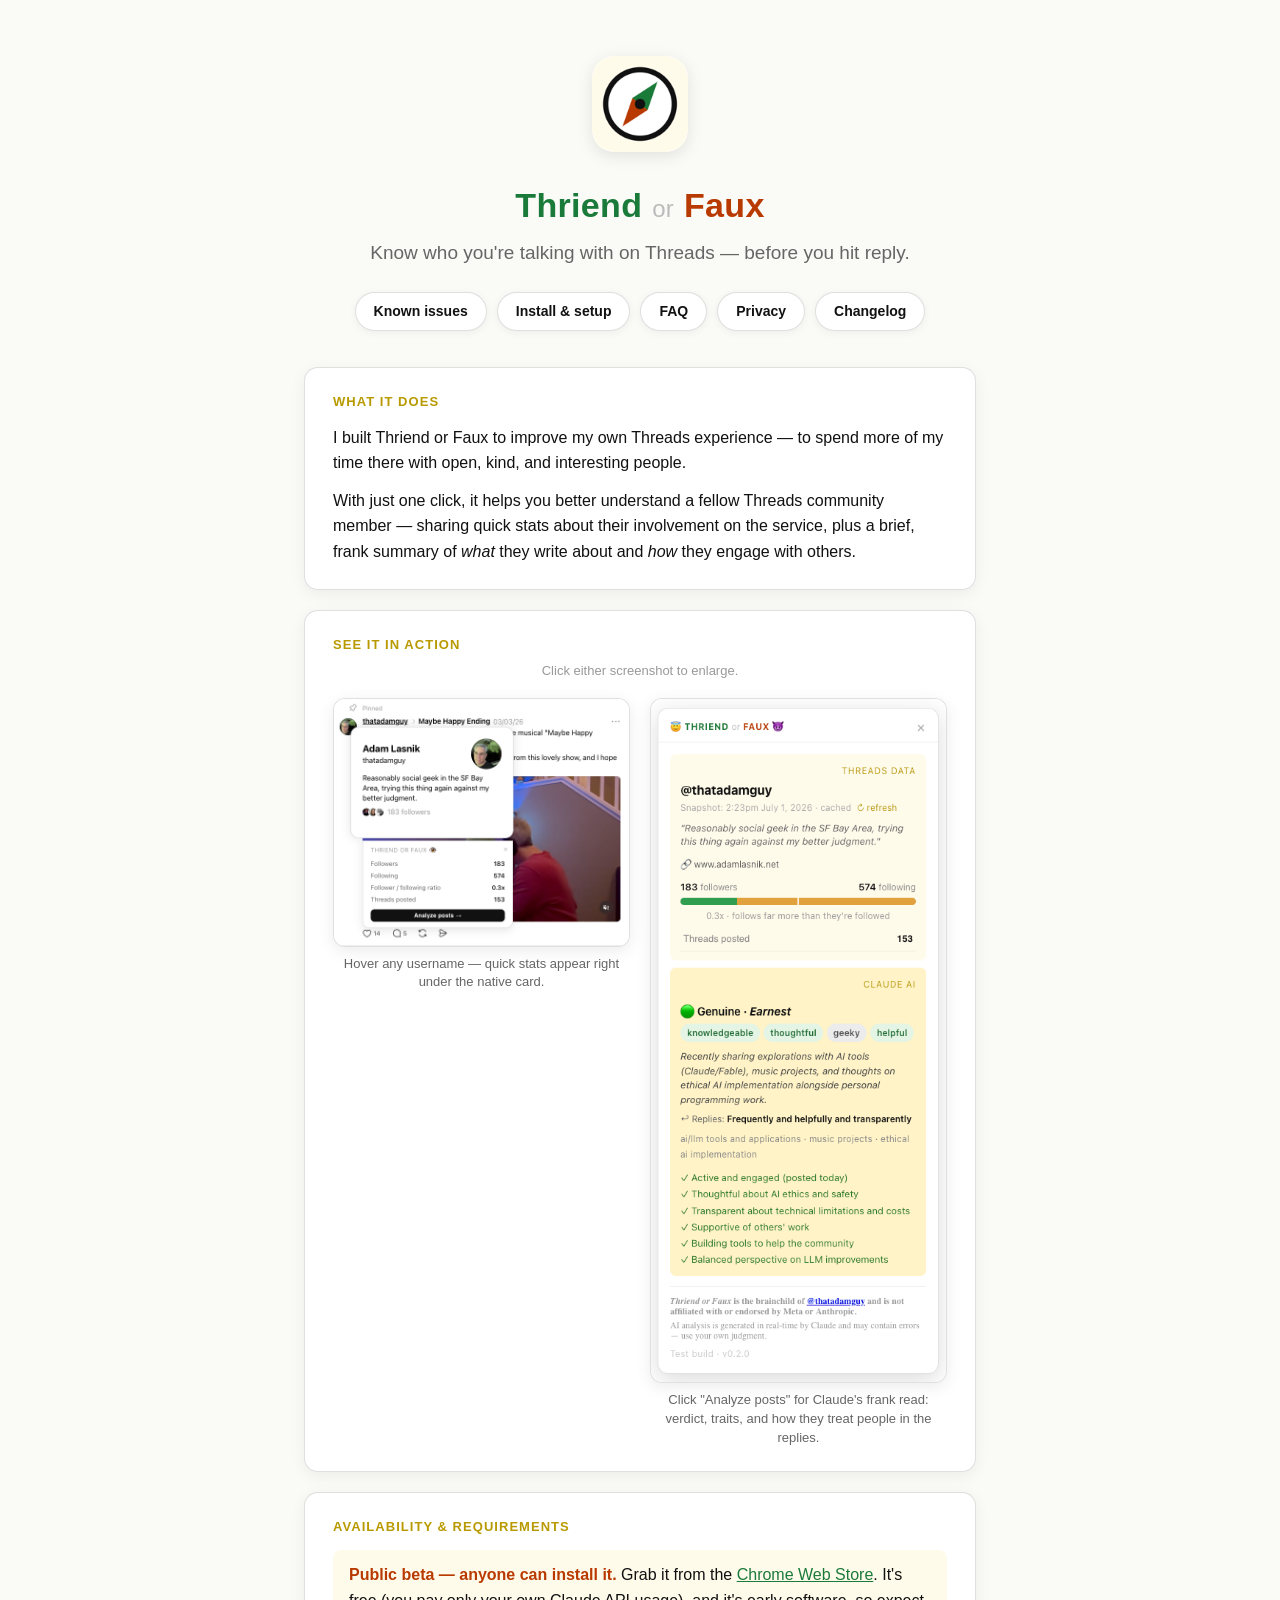
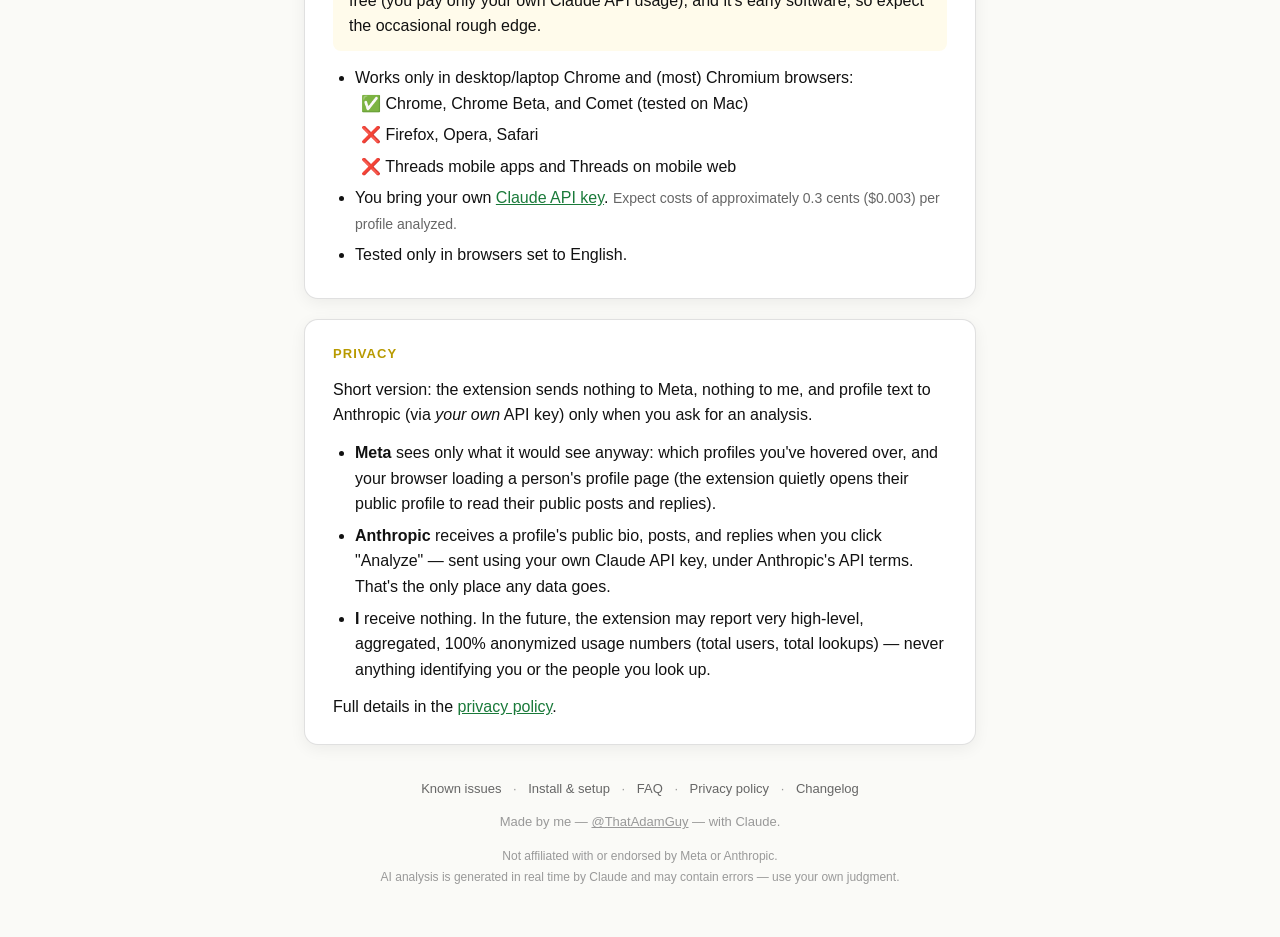
<file: docs/index.html>
<!DOCTYPE html>
<html lang="en">
<head>
<meta charset="utf-8">
<meta name="viewport" content="width=device-width, initial-scale=1">
<title>Thriend or Faux — know who you&#8217;re talking with on Threads</title>
<meta name="description" content="A Chrome extension for Threads that shows quick stats and a frank AI summary of any profile you hover — so you can engage with the people worth engaging with.">
<link rel="icon" href="icon128.png?v=2">
<link rel="stylesheet" href="site.css">
</head>
<body>
<div class="wrap">

  <header class="hero">
    <img class="logo" src="icon128.png" alt="Thriend or Faux logo">
    <h1><span class="thriend">Thriend</span> <span class="or">or</span> <span class="faux">Faux</span></h1>
    <p class="tagline">Know who you're talking with on Threads — before you hit reply.</p>
    <nav class="site-nav">
      <a href="known-issues.html">Known issues</a>
      <a href="how-to-test.html">Install &amp; setup</a>
      <a href="faq.html">FAQ</a>
      <a href="privacy.html">Privacy</a>
      <a href="changelog.html">Changelog</a>
    </nav>
  </header>

  <section>
    <h2>What it does</h2>
    <p>I built Thriend or Faux to improve my own Threads experience — to spend more of my time there with open, kind, and interesting people.</p>
    <p>With just one click, it helps you better understand a fellow Threads community member — sharing quick stats about their involvement on the service, plus a brief, frank summary of <em>what</em> they write about and <em>how</em> they engage with others.</p>
  </section>

  <section>
    <h2>See it in action</h2>
    <p class="shots-hint">Click either screenshot to enlarge.</p>
    <div class="shots">
      <figure>
        <button type="button" class="tof-zoom-trigger" aria-label="Enlarge screenshot: hover panel">
          <img src="img/hover-panel.png" alt="Hovering a username on Threads: the native hover card appears with the Thriend or Faux stats panel attached below it, showing follower counts, ratio, and an Analyze posts button.">
          <span class="tof-zoom-hint">🔍</span>
        </button>
        <figcaption>Hover any username — quick stats appear right under the native card.</figcaption>
      </figure>
      <figure>
        <button type="button" class="tof-zoom-trigger" aria-label="Enlarge screenshot: side panel analysis">
          <img src="img/side-panel.png" alt="The Thriend or Faux side panel showing Threads stats for a profile plus a Claude AI assessment: a Genuine · Earnest verdict, trait chips, a summary of topics, and a list of positives.">
          <span class="tof-zoom-hint">🔍</span>
        </button>
        <figcaption>Click "Analyze posts" for Claude's frank read: verdict, traits, and how they treat people in the replies.</figcaption>
      </figure>
    </div>
  </section>

  <section>
    <h2>Availability &amp; requirements</h2>
    <div class="beta-note">
      <strong>Public beta — anyone can install it.</strong>
      Grab it from the <a href="https://chromewebstore.google.com/detail/piobcmaphjfgmgpdidagoomnacpjoemj">Chrome Web Store</a>. It's free (you pay only your own Claude API usage), and it's early software, so expect the occasional rough edge.
    </div>
    <ul>
      <li>Works only in desktop/laptop Chrome and (most) Chromium browsers:
        <ul class="browser-list">
          <li>✅ Chrome, Chrome Beta, and Comet (tested on Mac)</li>
          <li>❌ Firefox, Opera, Safari</li>
          <li>❌ Threads mobile apps and Threads on mobile web</li>
        </ul>
      </li>
      <li>You bring your own <a href="https://platform.claude.com/">Claude API key</a>. <span class="cost">Expect costs of approximately 0.3&nbsp;cents ($0.003) per profile analyzed.</span></li>
      <li>Tested only in browsers set to English.</li>
    </ul>
  </section>

  <section>
    <h2>Privacy</h2>
    <p>Short version: the extension sends nothing to Meta, nothing to me, and profile text to Anthropic (via <em>your own</em> API key) only when you ask for an analysis.</p>
    <ul>
      <li><strong>Meta</strong> sees only what it would see anyway: which profiles you've hovered over, and your browser loading a person's profile page (the extension quietly opens their public profile to read their public posts and replies).</li>
      <li><strong>Anthropic</strong> receives a profile's public bio, posts, and replies when you click "Analyze" — sent using your own Claude API key, under Anthropic's API terms. That's the only place any data goes.</li>
      <li><strong>I</strong> receive nothing. In the future, the extension may report very high-level, aggregated, 100% anonymized usage numbers (total users, total lookups) — never anything identifying you or the people you look up.</li>
    </ul>
    <p>Full details in the <a href="privacy.html">privacy policy</a>.</p>
  </section>

  <footer>
    <nav>
      <a href="known-issues.html">Known issues</a> ·
      <a href="how-to-test.html">Install &amp; setup</a> ·
      <a href="faq.html">FAQ</a> ·
      <a href="privacy.html">Privacy policy</a> ·
      <a href="changelog.html">Changelog</a>
    </nav>
    <p>Made by me — <a href="https://www.threads.com/@thatadamguy">@ThatAdamGuy</a> — with Claude.</p>
    <p class="disclaimer">Not affiliated with or endorsed by Meta or Anthropic.<br>
    AI analysis is generated in real time by Claude and may contain errors — use your own judgment.</p>
  </footer>

</div>
<script src="site.js" defer></script>
</body>
</html>
</file>
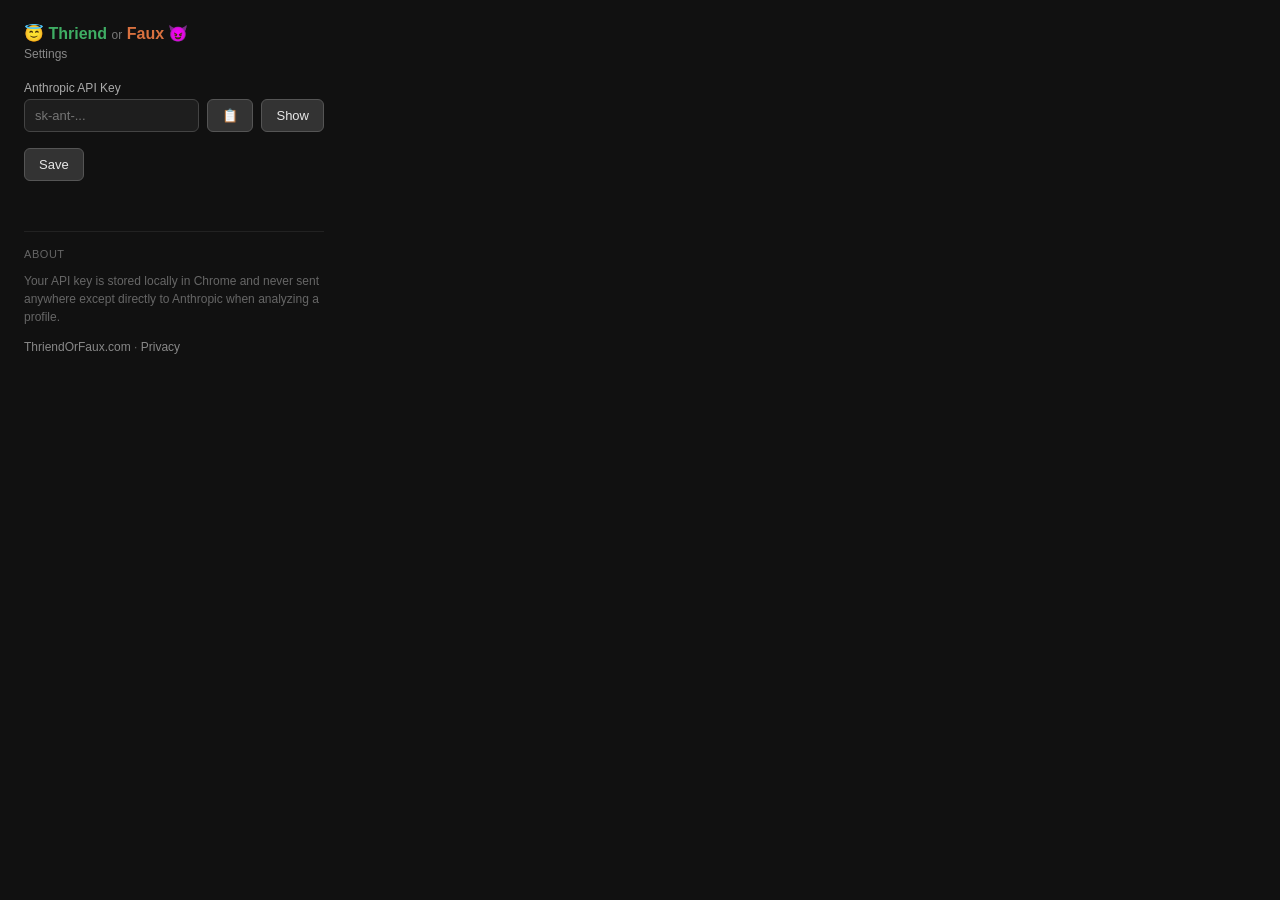
<file: settings.html>
<!DOCTYPE html>
<html lang="en">
<head>
  <meta charset="UTF-8" />
  <title>Thriend Or Faux — Settings</title>
  <style>
    body {
      width: 300px;
      padding: 16px;
      font-family: -apple-system, BlinkMacSystemFont, "Segoe UI", sans-serif;
      font-size: 14px;
      background: #111;
      color: #e8e8e8;
    }

    h1 {
      font-size: 16px;
      margin: 0 0 4px;
    }

    p.subtitle {
      color: #888;
      font-size: 12px;
      margin: 0 0 20px;
    }

    label {
      display: block;
      font-size: 12px;
      color: #aaa;
      margin-bottom: 4px;
    }

    input[type="password"],
    input[type="text"] {
      width: 100%;
      box-sizing: border-box;
      background: #1e1e1e;
      border: 1px solid #444;
      border-radius: 6px;
      color: #e8e8e8;
      padding: 8px 10px;
      font-size: 13px;
    }

    .row {
      display: flex;
      align-items: center;
      gap: 8px;
      margin-bottom: 16px;
    }

    .row input {
      flex: 1;
    }

    button {
      background: #333;
      border: 1px solid #555;
      border-radius: 6px;
      color: #e8e8e8;
      padding: 8px 14px;
      cursor: pointer;
      font-size: 13px;
      white-space: nowrap;
    }

    button:hover {
      background: #444;
    }

    #status {
      font-size: 12px;
      color: #6dbf6d;
      min-height: 18px;
    }

    .section-title {
      font-size: 11px;
      text-transform: uppercase;
      letter-spacing: 0.05em;
      color: #666;
      margin: 20px 0 8px;
      border-top: 1px solid #222;
      padding-top: 16px;
    }

    .tof-logo-thriend { color: #3fae64; }
    .tof-logo-or { text-transform: none; font-weight: 400; font-size: 12px; color: #777; letter-spacing: 0; }
    .tof-logo-faux { color: #d9713f; }

    .footer-link {
      color: #888;
      text-decoration: none;
    }
    .footer-link:hover { color: #bbb; text-decoration: underline; }
  </style>
</head>
<body>
  <h1>😇 <span class="tof-logo-thriend">Thriend</span> <span class="tof-logo-or">or</span> <span class="tof-logo-faux">Faux</span> 😈</h1>
  <p class="subtitle">Settings</p>

  <label for="api-key">Anthropic API Key</label>
  <div class="row">
    <input type="password" id="api-key" placeholder="sk-ant-..." />
    <button id="paste-btn" title="Paste from clipboard">📋</button>
    <button id="toggle-visibility">Show</button>
  </div>

  <button id="save-btn">Save</button>
  <p id="status"></p>

  <p class="section-title">About</p>
  <p style="color:#666; font-size:12px; line-height:1.5;">
    Your API key is stored locally in Chrome and never sent anywhere except directly to Anthropic when analyzing a profile.
  </p>
  <p style="color:#666; font-size:12px; line-height:1.5;">
    <a class="footer-link" href="https://thriendorfaux.com" target="_blank">ThriendOrFaux.com</a>
    ·
    <a class="footer-link" href="https://thriendorfaux.com/privacy.html" target="_blank">Privacy</a>
  </p>

  <script src="settings.js"></script>
</body>
</html>
</file>
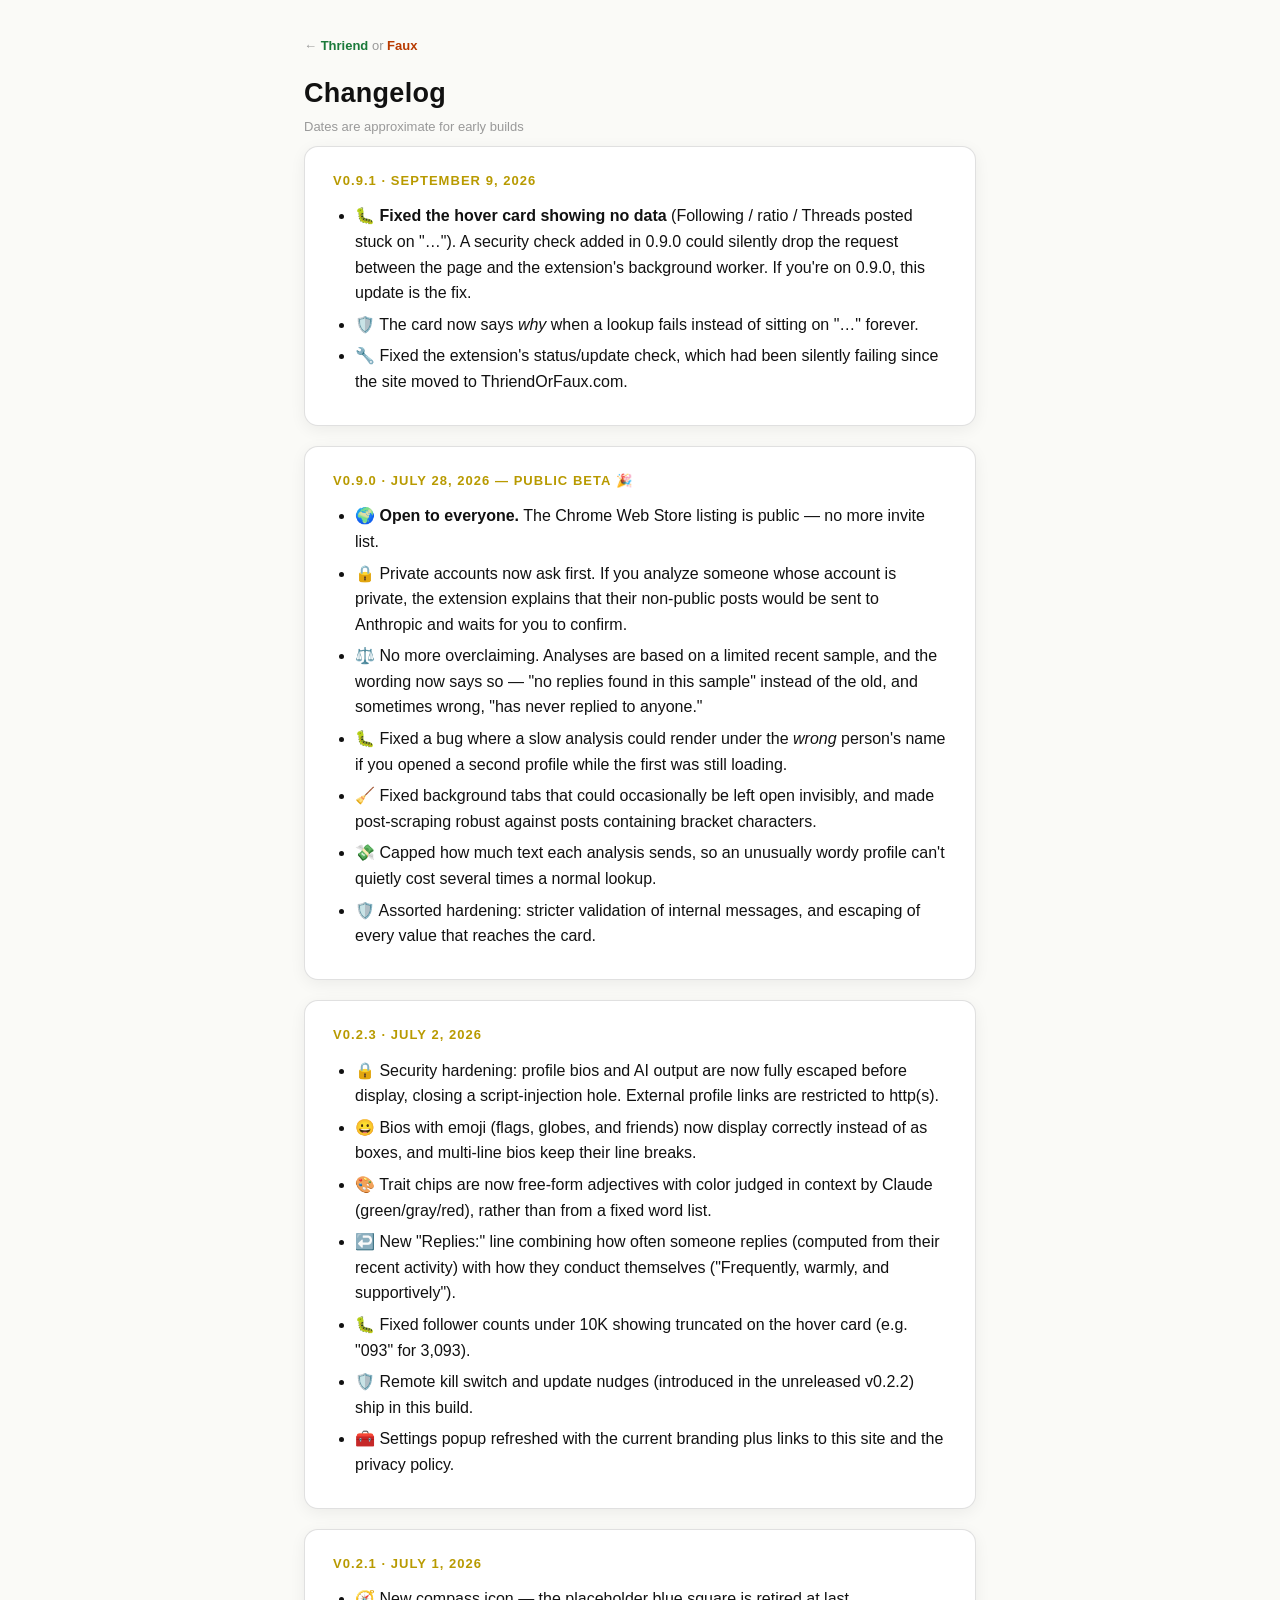
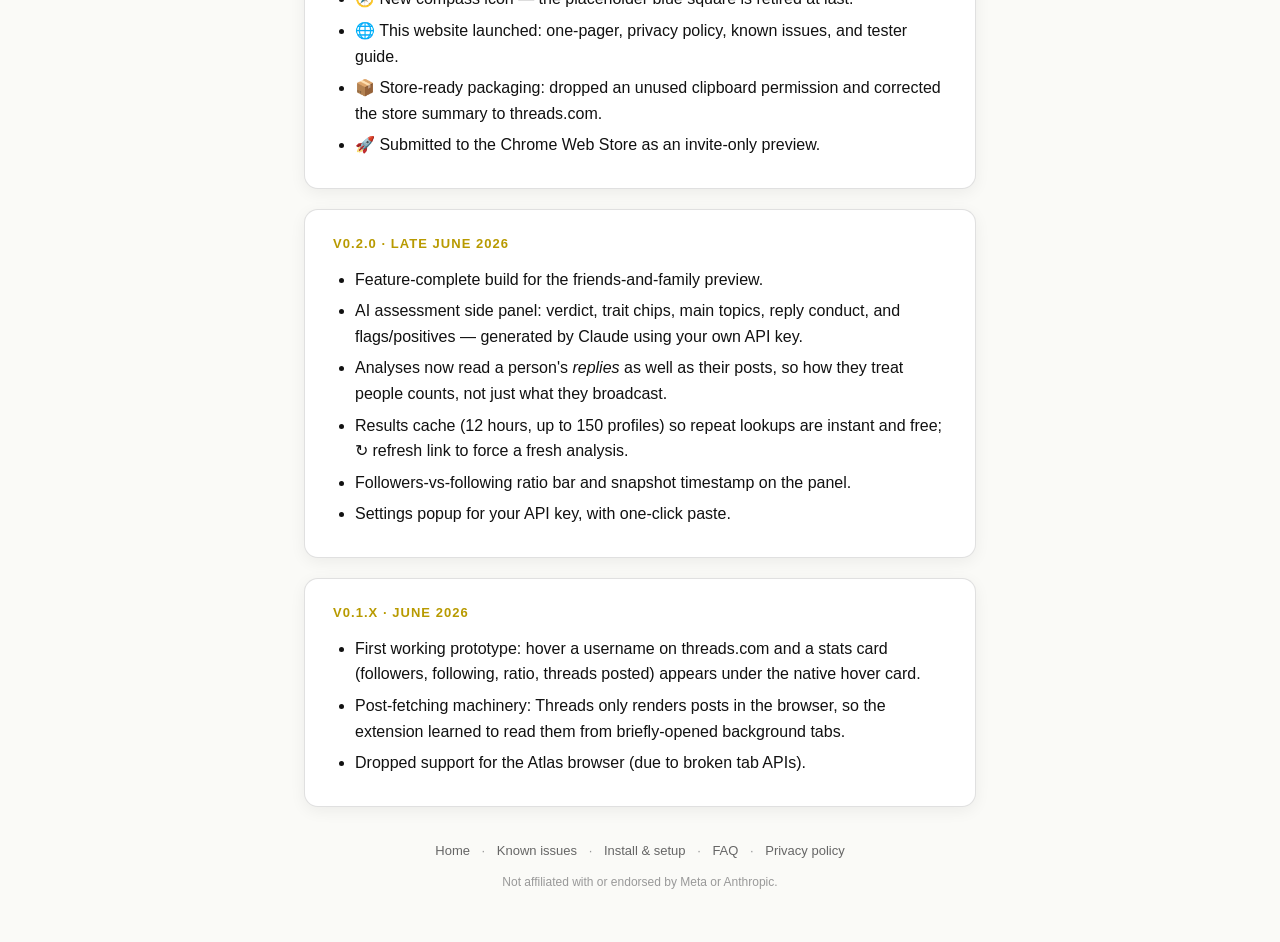
<file: docs/changelog.html>
<!DOCTYPE html>
<html lang="en">
<head>
<meta charset="utf-8">
<meta name="viewport" content="width=device-width, initial-scale=1">
<title>Changelog — Thriend or Faux</title>
<link rel="icon" href="icon128.png?v=2">
<link rel="stylesheet" href="site.css">
</head>
<body>
<div class="wrap">

  <header class="page">
    <a class="crumb" href="index.html">← <span class="thriend">Thriend</span> or <span class="faux">Faux</span></a>
    <h1>Changelog</h1>
    <p class="updated">Dates are approximate for early builds</p>
  </header>

  <section>
    <h2>v0.9.1 · September 9, 2026</h2>
    <ul>
      <li>🐛 <strong>Fixed the hover card showing no data</strong> (Following / ratio / Threads posted stuck on "…"). A security check added in 0.9.0 could silently drop the request between the page and the extension's background worker. If you're on 0.9.0, this update is the fix.</li>
      <li>🛡️ The card now says <em>why</em> when a lookup fails instead of sitting on "…" forever.</li>
      <li>🔧 Fixed the extension's status/update check, which had been silently failing since the site moved to ThriendOrFaux.com.</li>
    </ul>
  </section>

  <section>
    <h2>v0.9.0 · July 28, 2026 — public beta 🎉</h2>
    <ul>
      <li>🌍 <strong>Open to everyone.</strong> The Chrome Web Store listing is public — no more invite list.</li>
      <li>🔒 Private accounts now ask first. If you analyze someone whose account is private, the extension explains that their non-public posts would be sent to Anthropic and waits for you to confirm.</li>
      <li>⚖️ No more overclaiming. Analyses are based on a limited recent sample, and the wording now says so — "no replies found in this sample" instead of the old, and sometimes wrong, "has never replied to anyone."</li>
      <li>🐛 Fixed a bug where a slow analysis could render under the <em>wrong</em> person's name if you opened a second profile while the first was still loading.</li>
      <li>🧹 Fixed background tabs that could occasionally be left open invisibly, and made post-scraping robust against posts containing bracket characters.</li>
      <li>💸 Capped how much text each analysis sends, so an unusually wordy profile can't quietly cost several times a normal lookup.</li>
      <li>🛡️ Assorted hardening: stricter validation of internal messages, and escaping of every value that reaches the card.</li>
    </ul>
  </section>

  <section>
    <h2>v0.2.3 · July 2, 2026</h2>
    <ul>
      <li>🔒 Security hardening: profile bios and AI output are now fully escaped before display, closing a script-injection hole. External profile links are restricted to http(s).</li>
      <li>😀 Bios with emoji (flags, globes, and friends) now display correctly instead of as boxes, and multi-line bios keep their line breaks.</li>
      <li>🎨 Trait chips are now free-form adjectives with color judged in context by Claude (green/gray/red), rather than from a fixed word list.</li>
      <li>↩️ New "Replies:" line combining how often someone replies (computed from their recent activity) with how they conduct themselves ("Frequently, warmly, and supportively").</li>
      <li>🐛 Fixed follower counts under 10K showing truncated on the hover card (e.g. "093" for 3,093).</li>
      <li>🛡️ Remote kill switch and update nudges (introduced in the unreleased v0.2.2) ship in this build.</li>
      <li>🧰 Settings popup refreshed with the current branding plus links to this site and the privacy policy.</li>
    </ul>
  </section>

  <section>
    <h2>v0.2.1 · July 1, 2026</h2>
    <ul>
      <li>🧭 New compass icon — the placeholder blue square is retired at last.</li>
      <li>🌐 This website launched: one-pager, privacy policy, known issues, and tester guide.</li>
      <li>📦 Store-ready packaging: dropped an unused clipboard permission and corrected the store summary to threads.com.</li>
      <li>🚀 Submitted to the Chrome Web Store as an invite-only preview.</li>
    </ul>
  </section>

  <section>
    <h2>v0.2.0 · late June 2026</h2>
    <ul>
      <li>Feature-complete build for the friends-and-family preview.</li>
      <li>AI assessment side panel: verdict, trait chips, main topics, reply conduct, and flags/positives — generated by Claude using your own API key.</li>
      <li>Analyses now read a person's <em>replies</em> as well as their posts, so how they treat people counts, not just what they broadcast.</li>
      <li>Results cache (12 hours, up to 150 profiles) so repeat lookups are instant and free; ↻ refresh link to force a fresh analysis.</li>
      <li>Followers-vs-following ratio bar and snapshot timestamp on the panel.</li>
      <li>Settings popup for your API key, with one-click paste.</li>
    </ul>
  </section>

  <section>
    <h2>v0.1.x · June 2026</h2>
    <ul>
      <li>First working prototype: hover a username on threads.com and a stats card (followers, following, ratio, threads posted) appears under the native hover card.</li>
      <li>Post-fetching machinery: Threads only renders posts in the browser, so the extension learned to read them from briefly-opened background tabs.</li>
      <li>Dropped support for the Atlas browser (due to broken tab APIs).</li>
    </ul>
  </section>

  <footer>
    <nav>
      <a href="index.html">Home</a> ·
      <a href="known-issues.html">Known issues</a> ·
      <a href="how-to-test.html">Install &amp; setup</a> ·
      <a href="faq.html">FAQ</a> ·
      <a href="privacy.html">Privacy policy</a>
    </nav>
    <p class="disclaimer">Not affiliated with or endorsed by Meta or Anthropic.</p>
  </footer>

</div>
</body>
</html>
</file>
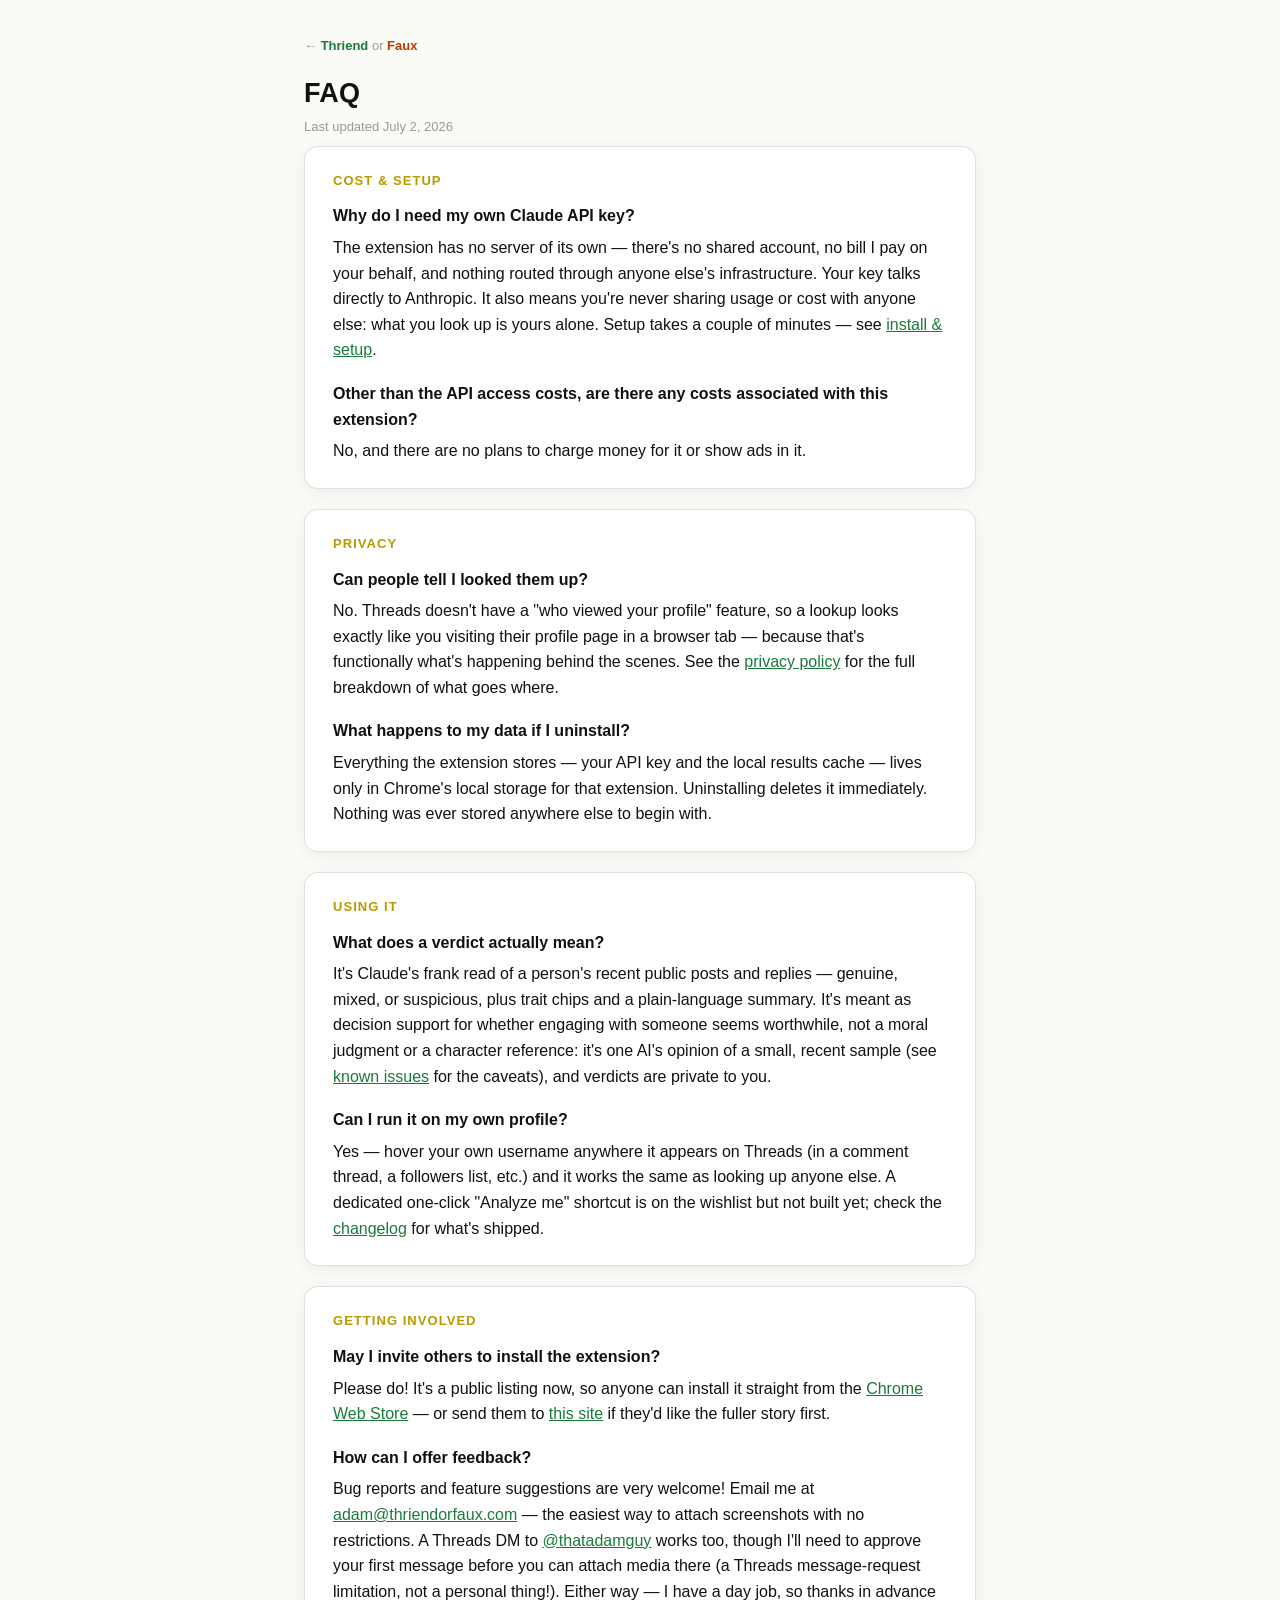
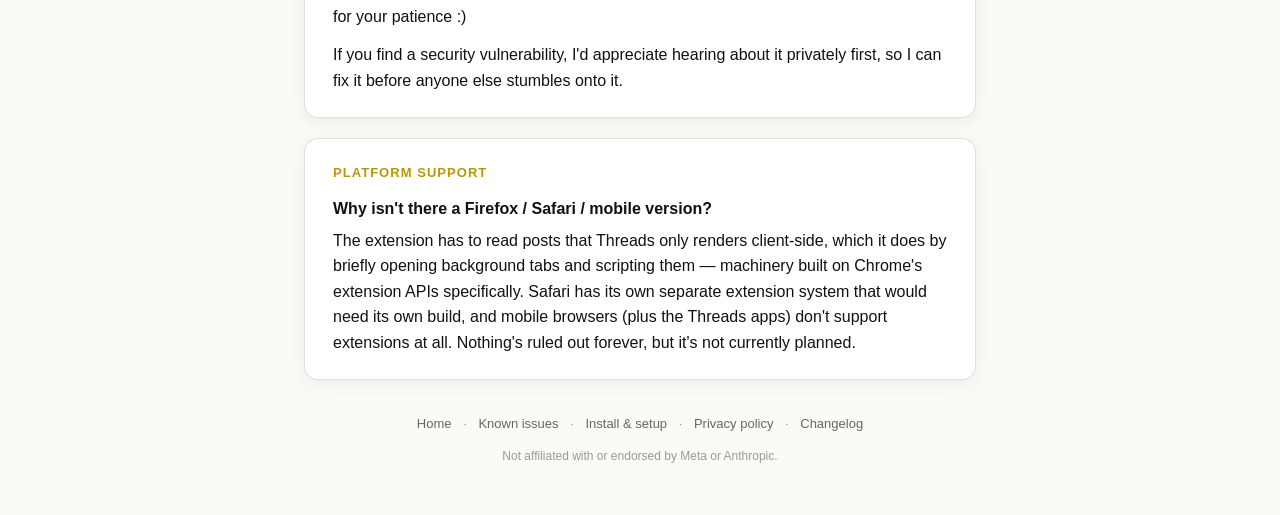
<file: docs/faq.html>
<!DOCTYPE html>
<html lang="en">
<head>
<meta charset="utf-8">
<meta name="viewport" content="width=device-width, initial-scale=1">
<title>FAQ — Thriend or Faux</title>
<link rel="icon" href="icon128.png?v=2">
<link rel="stylesheet" href="site.css">
</head>
<body>
<div class="wrap">

  <header class="page">
    <a class="crumb" href="index.html">← <span class="thriend">Thriend</span> or <span class="faux">Faux</span></a>
    <h1>FAQ</h1>
    <p class="updated">Last updated July 2, 2026</p>
  </header>

  <section>
    <h2>Cost &amp; setup</h2>
    <h3>Why do I need my own Claude API key?</h3>
    <p>The extension has no server of its own — there's no shared account, no bill I pay on your behalf, and nothing routed through anyone else's infrastructure. Your key talks directly to Anthropic. It also means you're never sharing usage or cost with anyone else: what you look up is yours alone. Setup takes a couple of minutes — see <a href="how-to-test.html">install &amp; setup</a>.</p>
    <h3>Other than the API access costs, are there any costs associated with this extension?</h3>
    <p>No, and there are no plans to charge money for it or show ads in it.</p>
  </section>

  <section>
    <h2>Privacy</h2>
    <h3>Can people tell I looked them up?</h3>
    <p>No. Threads doesn't have a "who viewed your profile" feature, so a lookup looks exactly like you visiting their profile page in a browser tab — because that's functionally what's happening behind the scenes. See the <a href="privacy.html">privacy policy</a> for the full breakdown of what goes where.</p>
    <h3>What happens to my data if I uninstall?</h3>
    <p>Everything the extension stores — your API key and the local results cache — lives only in Chrome's local storage for that extension. Uninstalling deletes it immediately. Nothing was ever stored anywhere else to begin with.</p>
  </section>

  <section>
    <h2>Using it</h2>
    <h3>What does a verdict actually mean?</h3>
    <p>It's Claude's frank read of a person's recent public posts and replies — genuine, mixed, or suspicious, plus trait chips and a plain-language summary. It's meant as decision support for whether engaging with someone seems worthwhile, not a moral judgment or a character reference: it's one AI's opinion of a small, recent sample (see <a href="known-issues.html">known issues</a> for the caveats), and verdicts are private to you.</p>
    <h3>Can I run it on my own profile?</h3>
    <p>Yes — hover your own username anywhere it appears on Threads (in a comment thread, a followers list, etc.) and it works the same as looking up anyone else. A dedicated one-click "Analyze me" shortcut is on the wishlist but not built yet; check the <a href="changelog.html">changelog</a> for what's shipped.</p>
  </section>

  <section>
    <h2>Getting involved</h2>
    <h3>May I invite others to install the extension?</h3>
    <p>Please do! It's a public listing now, so anyone can install it straight from the <a href="https://chromewebstore.google.com/detail/piobcmaphjfgmgpdidagoomnacpjoemj">Chrome Web Store</a> — or send them to <a href="index.html">this site</a> if they'd like the fuller story first.</p>
    <h3>How can I offer feedback?</h3>
    <p>Bug reports and feature suggestions are very welcome! Email me at <a href="mailto:adam@thriendorfaux.com">adam@thriendorfaux.com</a> — the easiest way to attach screenshots with no restrictions. A Threads DM to <a href="https://www.threads.com/@thatadamguy">@thatadamguy</a> works too, though I'll need to approve your first message before you can attach media there (a Threads message-request limitation, not a personal thing!). Either way — I have a day job, so thanks in advance for your patience :)</p>
    <p>If you find a security vulnerability, I'd appreciate hearing about it privately first, so I can fix it before anyone else stumbles onto it.</p>
  </section>

  <section>
    <h2>Platform support</h2>
    <h3>Why isn't there a Firefox / Safari / mobile version?</h3>
    <p>The extension has to read posts that Threads only renders client-side, which it does by briefly opening background tabs and scripting them — machinery built on Chrome's extension APIs specifically. Safari has its own separate extension system that would need its own build, and mobile browsers (plus the Threads apps) don't support extensions at all. Nothing's ruled out forever, but it's not currently planned.</p>
  </section>

  <footer>
    <nav>
      <a href="index.html">Home</a> ·
      <a href="known-issues.html">Known issues</a> ·
      <a href="how-to-test.html">Install &amp; setup</a> ·
      <a href="privacy.html">Privacy policy</a> ·
      <a href="changelog.html">Changelog</a>
    </nav>
    <p class="disclaimer">Not affiliated with or endorsed by Meta or Anthropic.</p>
  </footer>

</div>
</body>
</html>
</file>
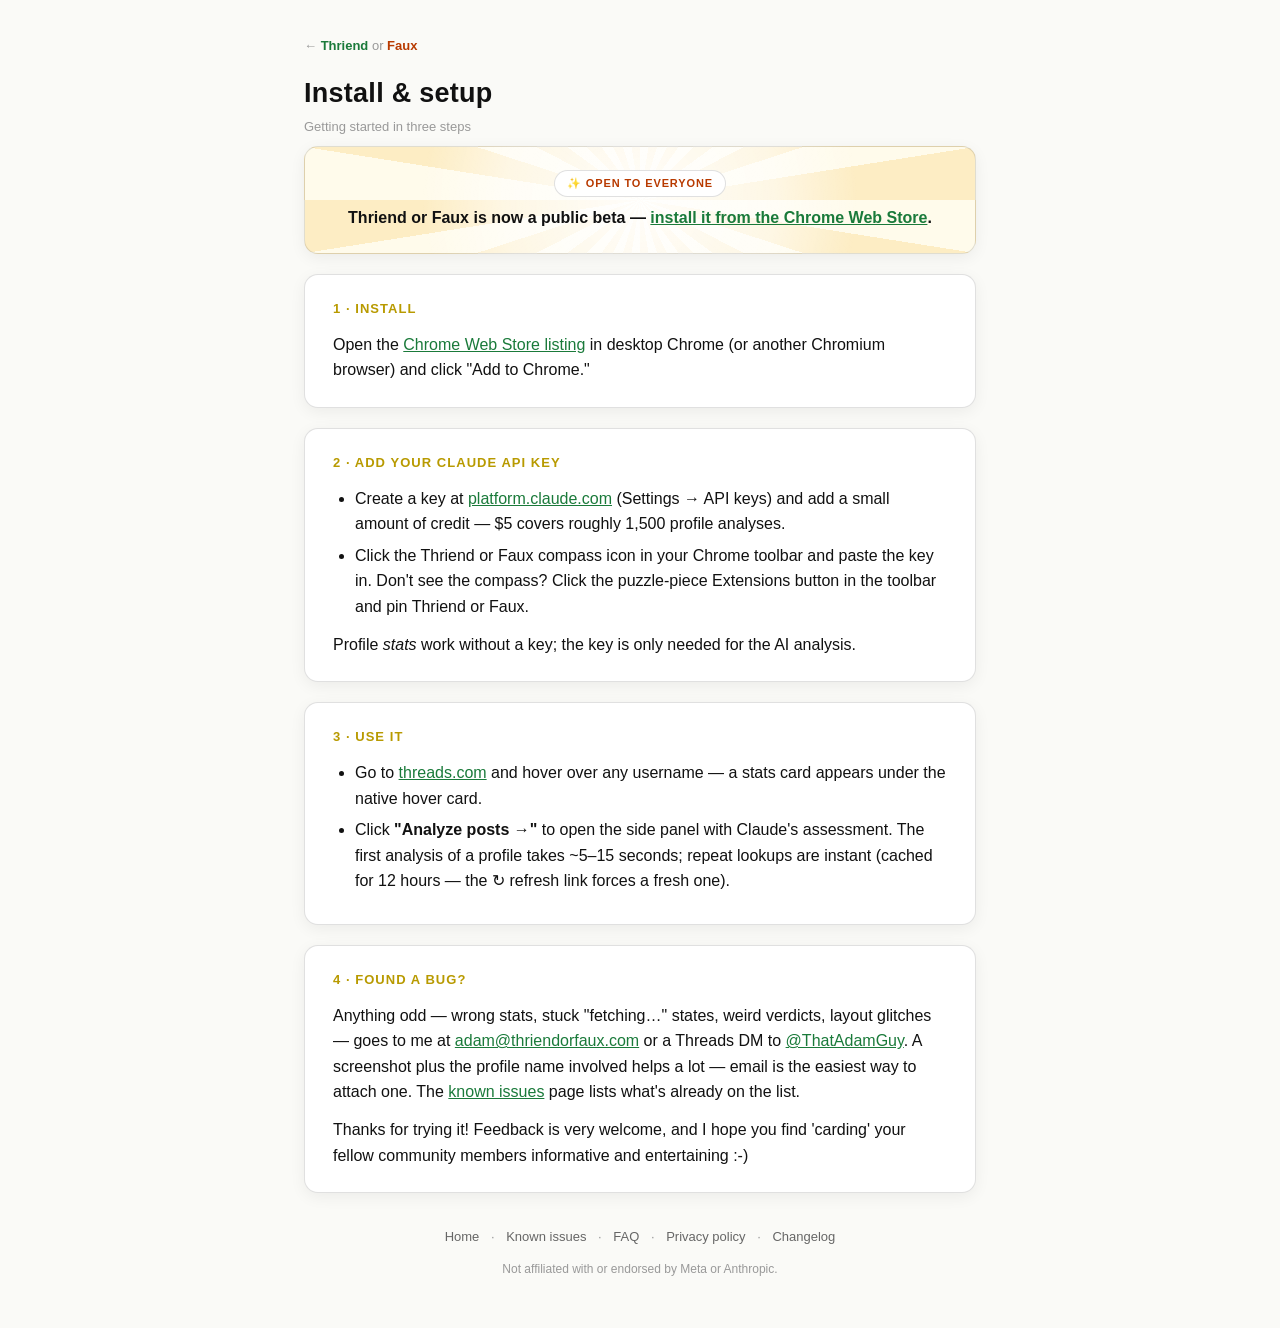
<file: docs/how-to-test.html>
<!DOCTYPE html>
<html lang="en">
<head>
<meta charset="utf-8">
<meta name="viewport" content="width=device-width, initial-scale=1">
<title>Install &amp; setup — Thriend or Faux</title>
<link rel="icon" href="icon128.png?v=2">
<link rel="stylesheet" href="site.css">
</head>
<body>
<div class="wrap">

  <header class="page">
    <a class="crumb" href="index.html">← <span class="thriend">Thriend</span> or <span class="faux">Faux</span></a>
    <h1>Install &amp; setup</h1>
    <p class="updated">Getting started in three steps</p>
  </header>

  <div class="tester-welcome">
    <span class="tw-badge">✨ Open to everyone</span>
    <p>Thriend or Faux is now a public beta — <a href="https://chromewebstore.google.com/detail/piobcmaphjfgmgpdidagoomnacpjoemj">install it from the Chrome Web Store</a>.</p>
  </div>

  <section>
    <h2>1 · Install</h2>
    <p>Open the <a href="https://chromewebstore.google.com/detail/piobcmaphjfgmgpdidagoomnacpjoemj">Chrome Web Store listing</a> in desktop Chrome (or another Chromium browser) and click "Add to Chrome."</p>
  </section>

  <section>
    <h2>2 · Add your Claude API key</h2>
    <ul>
      <li>Create a key at <a href="https://platform.claude.com/">platform.claude.com</a> (Settings → API keys) and add a small amount of credit — $5 covers roughly 1,500 profile analyses.</li>
      <li>Click the Thriend or Faux compass icon in your Chrome toolbar and paste the key in. Don't see the compass? Click the puzzle-piece Extensions button in the toolbar and pin Thriend or Faux.</li>
    </ul>
    <p>Profile <em>stats</em> work without a key; the key is only needed for the AI analysis.</p>
  </section>

  <section>
    <h2>3 · Use it</h2>
    <ul>
      <li>Go to <a href="https://www.threads.com">threads.com</a> and hover over any username — a stats card appears under the native hover card.</li>
      <li>Click <strong>"Analyze posts →"</strong> to open the side panel with Claude's assessment. The first analysis of a profile takes ~5–15 seconds; repeat lookups are instant (cached for 12 hours — the ↻ refresh link forces a fresh one).</li>
    </ul>
  </section>

  <section>
    <h2>4 · Found a bug?</h2>
    <p>Anything odd — wrong stats, stuck "fetching…" states, weird verdicts, layout glitches — goes to me at <a href="mailto:adam@thriendorfaux.com">adam@thriendorfaux.com</a> or a Threads DM to <a href="https://www.threads.com/@thatadamguy">@ThatAdamGuy</a>. A screenshot plus the profile name involved helps a lot — email is the easiest way to attach one. The <a href="known-issues.html">known issues</a> page lists what's already on the list.</p><p></p>
    <p>Thanks for trying it! Feedback is very welcome, and I hope you find 'carding' your fellow community members informative and entertaining :-)</p>
  </section>

  <footer>
    <nav>
      <a href="index.html">Home</a> ·
      <a href="known-issues.html">Known issues</a> ·
      <a href="faq.html">FAQ</a> ·
      <a href="privacy.html">Privacy policy</a> ·
      <a href="changelog.html">Changelog</a>
    </nav>
    <p class="disclaimer">Not affiliated with or endorsed by Meta or Anthropic.</p>
  </footer>

</div>
</body>
</html>
</file>
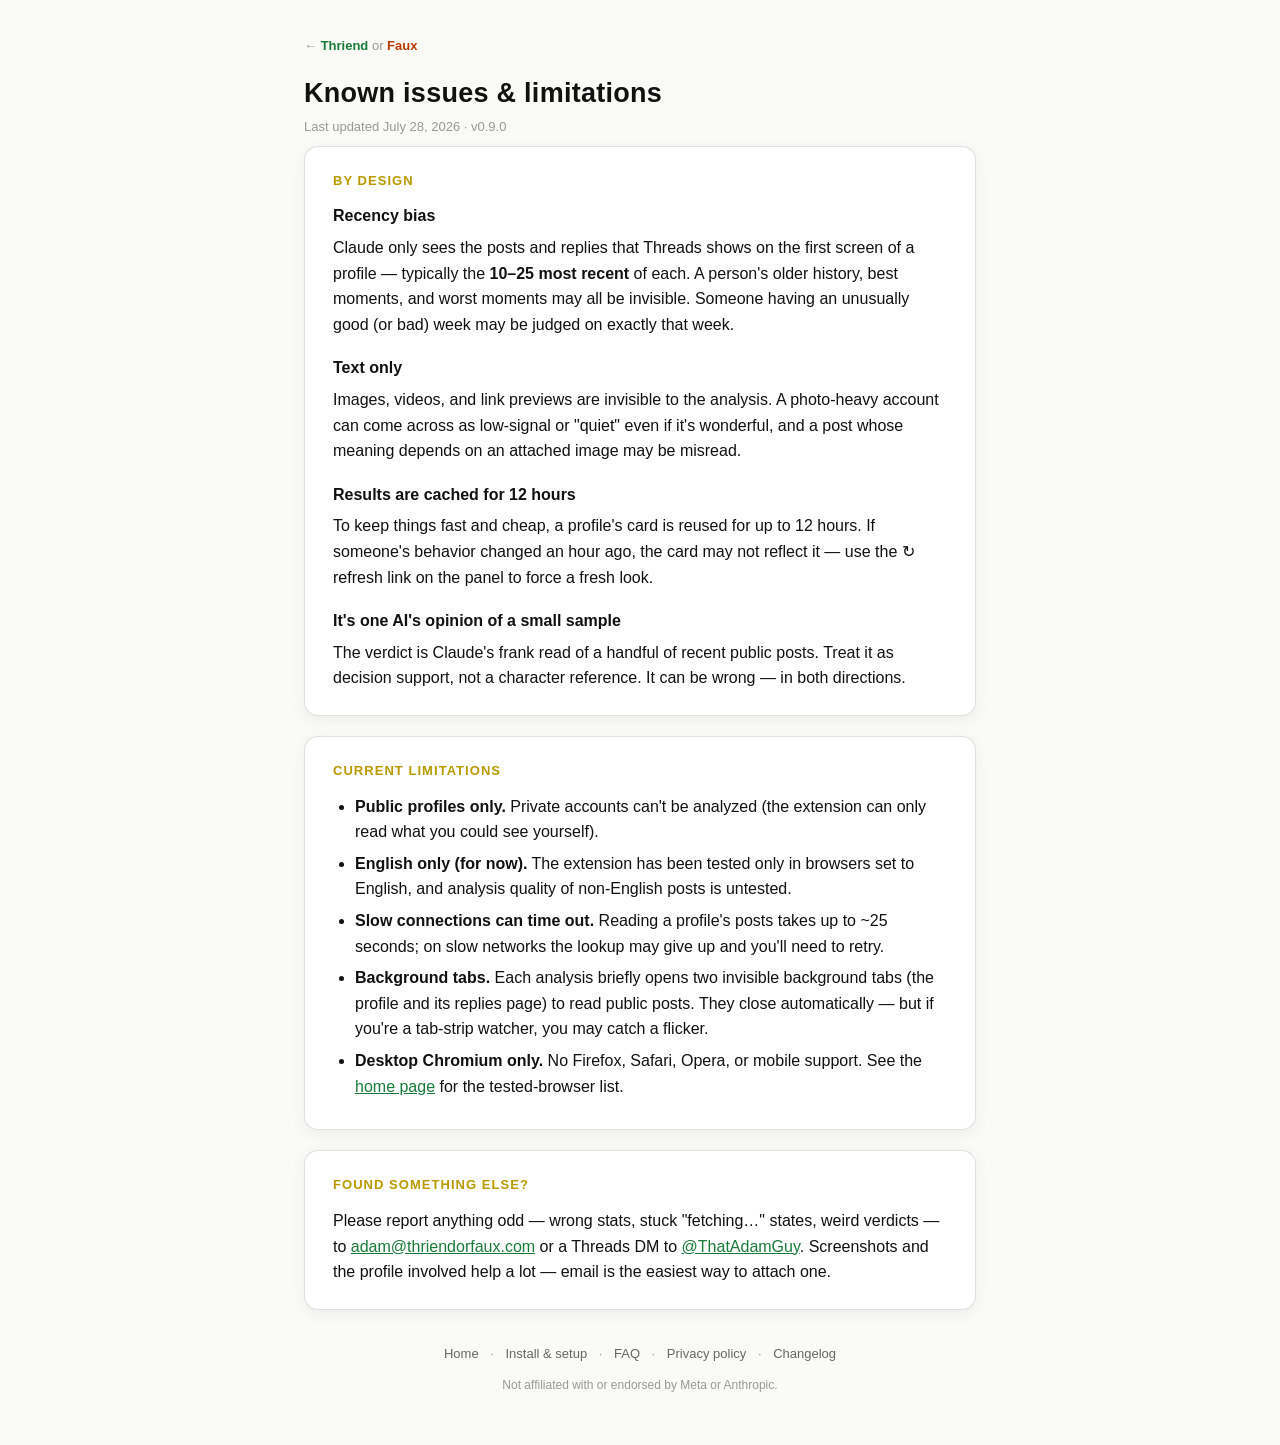
<file: docs/known-issues.html>
<!DOCTYPE html>
<html lang="en">
<head>
<meta charset="utf-8">
<meta name="viewport" content="width=device-width, initial-scale=1">
<title>Known issues &amp; limitations — Thriend or Faux</title>
<link rel="icon" href="icon128.png?v=2">
<link rel="stylesheet" href="site.css">
</head>
<body>
<div class="wrap">

  <header class="page">
    <a class="crumb" href="index.html">← <span class="thriend">Thriend</span> or <span class="faux">Faux</span></a>
    <h1>Known issues &amp; limitations</h1>
    <p class="updated">Last updated July 28, 2026 · v0.9.0</p>
  </header>

  <section>
    <h2>By design</h2>
    <h3>Recency bias</h3>
    <p>Claude only sees the posts and replies that Threads shows on the first screen of a profile — typically the <strong>10–25 most recent</strong> of each. A person's older history, best moments, and worst moments may all be invisible. Someone having an unusually good (or bad) week may be judged on exactly that week.</p>
    <h3>Text only</h3>
    <p>Images, videos, and link previews are invisible to the analysis. A photo-heavy account can come across as low-signal or "quiet" even if it's wonderful, and a post whose meaning depends on an attached image may be misread.</p>
    <h3>Results are cached for 12 hours</h3>
    <p>To keep things fast and cheap, a profile's card is reused for up to 12 hours. If someone's behavior changed an hour ago, the card may not reflect it — use the ↻ refresh link on the panel to force a fresh look.</p>
    <h3>It's one AI's opinion of a small sample</h3>
    <p>The verdict is Claude's frank read of a handful of recent public posts. Treat it as decision support, not a character reference. It can be wrong — in both directions.</p>
  </section>

  <section>
    <h2>Current limitations</h2>
    <ul>
      <li><strong>Public profiles only.</strong> Private accounts can't be analyzed (the extension can only read what you could see yourself).</li>
      <li><strong>English only (for now).</strong> The extension has been tested only in browsers set to English, and analysis quality of non-English posts is untested.</li>
      <li><strong>Slow connections can time out.</strong> Reading a profile's posts takes up to ~25 seconds; on slow networks the lookup may give up and you'll need to retry.</li>
      <li><strong>Background tabs.</strong> Each analysis briefly opens two invisible background tabs (the profile and its replies page) to read public posts. They close automatically — but if you're a tab-strip watcher, you may catch a flicker.</li>
      <li><strong>Desktop Chromium only.</strong> No Firefox, Safari, Opera, or mobile support. See the <a href="index.html">home page</a> for the tested-browser list.</li>
    </ul>
  </section>

  <section>
    <h2>Found something else?</h2>
    <p>Please report anything odd — wrong stats, stuck "fetching…" states, weird verdicts — to <a href="mailto:adam@thriendorfaux.com">adam@thriendorfaux.com</a> or a Threads DM to <a href="https://www.threads.com/@thatadamguy">@ThatAdamGuy</a>. Screenshots and the profile involved help a lot — email is the easiest way to attach one.</p>
  </section>

  <footer>
    <nav>
      <a href="index.html">Home</a> ·
      <a href="how-to-test.html">Install &amp; setup</a> ·
      <a href="faq.html">FAQ</a> ·
      <a href="privacy.html">Privacy policy</a> ·
      <a href="changelog.html">Changelog</a>
    </nav>
    <p class="disclaimer">Not affiliated with or endorsed by Meta or Anthropic.</p>
  </footer>

</div>
</body>
</html>
</file>
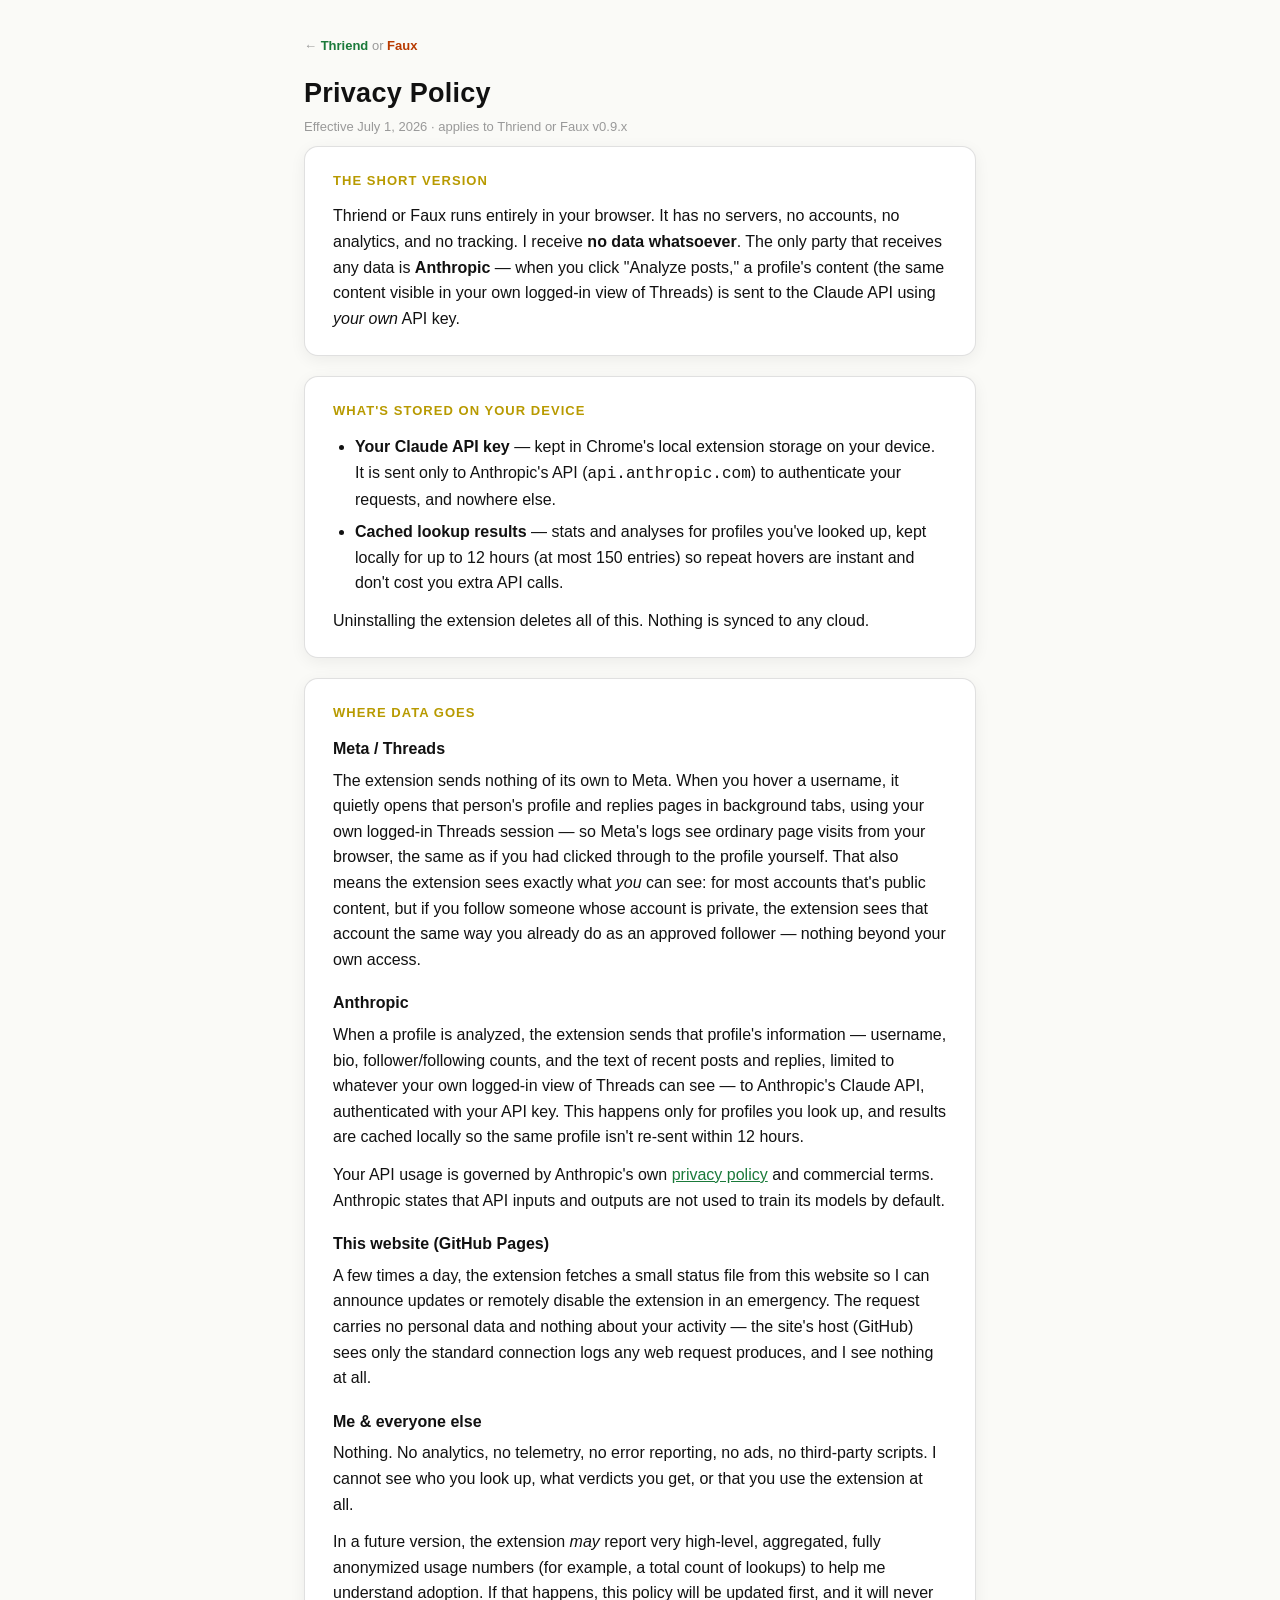
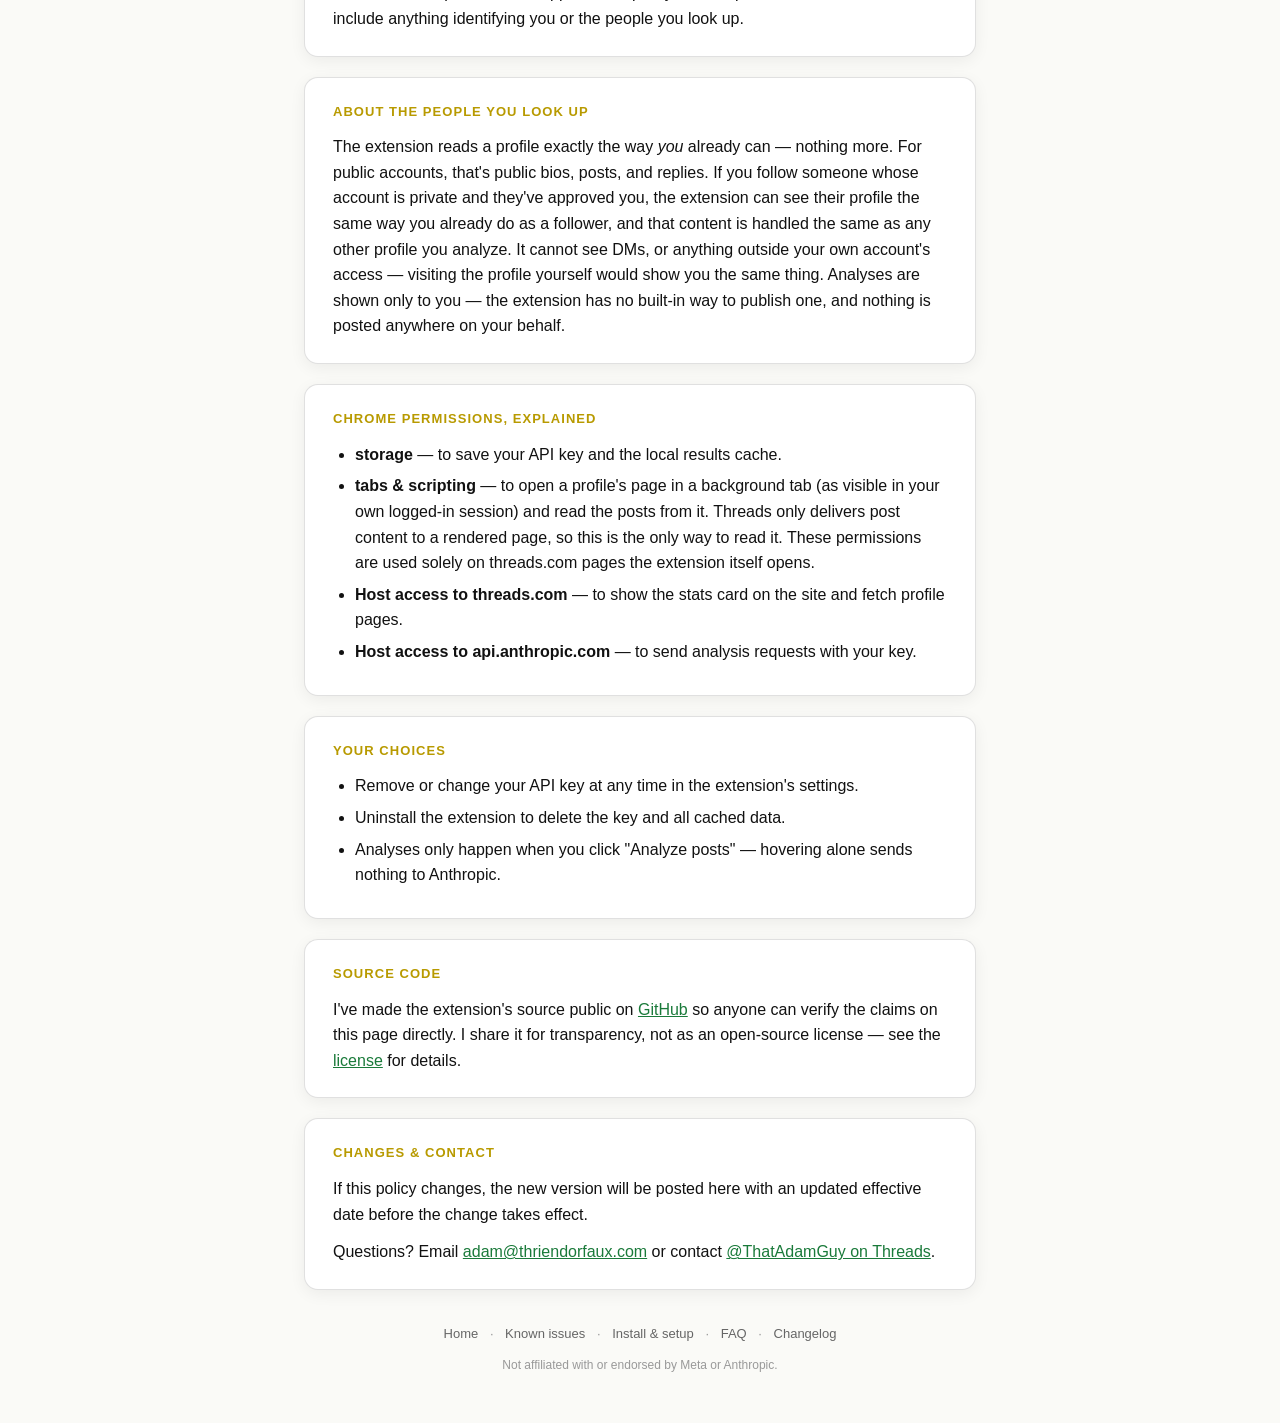
<file: docs/privacy.html>
<!DOCTYPE html>
<html lang="en">
<head>
<meta charset="utf-8">
<meta name="viewport" content="width=device-width, initial-scale=1">
<title>Privacy Policy — Thriend or Faux</title>
<link rel="icon" href="icon128.png?v=2">
<link rel="stylesheet" href="site.css">
</head>
<body>
<div class="wrap">

  <header class="page">
    <a class="crumb" href="index.html">← <span class="thriend">Thriend</span> or <span class="faux">Faux</span></a>
    <h1>Privacy Policy</h1>
    <p class="updated">Effective July 1, 2026 · applies to Thriend or Faux v0.9.x</p>
  </header>

  <section>
    <h2>The short version</h2>
    <p>Thriend or Faux runs entirely in your browser. It has no servers, no accounts, no analytics, and no tracking. I receive <strong>no data whatsoever</strong>. The only party that receives any data is <strong>Anthropic</strong> — when you click "Analyze posts," a profile's content (the same content visible in your own logged-in view of Threads) is sent to the Claude API using <em>your own</em> API key.</p>
  </section>

  <section>
    <h2>What's stored on your device</h2>
    <ul>
      <li><strong>Your Claude API key</strong> — kept in Chrome's local extension storage on your device. It is sent only to Anthropic's API (<code>api.anthropic.com</code>) to authenticate your requests, and nowhere else.</li>
      <li><strong>Cached lookup results</strong> — stats and analyses for profiles you've looked up, kept locally for up to 12 hours (at most 150 entries) so repeat hovers are instant and don't cost you extra API calls.</li>
    </ul>
    <p>Uninstalling the extension deletes all of this. Nothing is synced to any cloud.</p>
  </section>

  <section>
    <h2>Where data goes</h2>
    <h3>Meta / Threads</h3>
    <p>The extension sends nothing of its own to Meta. When you hover a username, it quietly opens that person's profile and replies pages in background tabs, using your own logged-in Threads session — so Meta's logs see ordinary page visits from your browser, the same as if you had clicked through to the profile yourself. That also means the extension sees exactly what <em>you</em> can see: for most accounts that's public content, but if you follow someone whose account is private, the extension sees that account the same way you already do as an approved follower — nothing beyond your own access.</p>
    <h3>Anthropic</h3>
    <p>When a profile is analyzed, the extension sends that profile's information — username, bio, follower/following counts, and the text of recent posts and replies, limited to whatever your own logged-in view of Threads can see — to Anthropic's Claude API, authenticated with your API key. This happens only for profiles you look up, and results are cached locally so the same profile isn't re-sent within 12 hours.</p>
    <p>Your API usage is governed by Anthropic's own <a href="https://www.anthropic.com/legal/privacy">privacy policy</a> and commercial terms. Anthropic states that API inputs and outputs are not used to train its models by default.</p>
    <h3>This website (GitHub Pages)</h3>
    <p>A few times a day, the extension fetches a small status file from this website so I can announce updates or remotely disable the extension in an emergency. The request carries no personal data and nothing about your activity — the site's host (GitHub) sees only the standard connection logs any web request produces, and I see nothing at all.</p>
    <h3>Me &amp; everyone else</h3>
    <p>Nothing. No analytics, no telemetry, no error reporting, no ads, no third-party scripts. I cannot see who you look up, what verdicts you get, or that you use the extension at all.</p>
    <p>In a future version, the extension <em>may</em> report very high-level, aggregated, fully anonymized usage numbers (for example, a total count of lookups) to help me understand adoption. If that happens, this policy will be updated first, and it will never include anything identifying you or the people you look up.</p>
  </section>

  <section>
    <h2>About the people you look up</h2>
    <p>The extension reads a profile exactly the way <em>you</em> already can — nothing more. For public accounts, that's public bios, posts, and replies. If you follow someone whose account is private and they've approved you, the extension can see their profile the same way you already do as a follower, and that content is handled the same as any other profile you analyze. It cannot see DMs, or anything outside your own account's access — visiting the profile yourself would show you the same thing. Analyses are shown only to you — the extension has no built-in way to publish one, and nothing is posted anywhere on your behalf.</p>
  </section>

  <section>
    <h2>Chrome permissions, explained</h2>
    <ul>
      <li><strong>storage</strong> — to save your API key and the local results cache.</li>
      <li><strong>tabs &amp; scripting</strong> — to open a profile's page in a background tab (as visible in your own logged-in session) and read the posts from it. Threads only delivers post content to a rendered page, so this is the only way to read it. These permissions are used solely on threads.com pages the extension itself opens.</li>
      <li><strong>Host access to threads.com</strong> — to show the stats card on the site and fetch profile pages.</li>
      <li><strong>Host access to api.anthropic.com</strong> — to send analysis requests with your key.</li>
    </ul>
  </section>

  <section>
    <h2>Your choices</h2>
    <ul>
      <li>Remove or change your API key at any time in the extension's settings.</li>
      <li>Uninstall the extension to delete the key and all cached data.</li>
      <li>Analyses only happen when you click "Analyze posts" — hovering alone sends nothing to Anthropic.</li>
    </ul>
  </section>

  <section>
    <h2>Source code</h2>
    <p>I've made the extension's source public on <a href="https://github.com/ThatAdamGuy/thriend-or-faux">GitHub</a> so anyone can verify the claims on this page directly. I share it for transparency, not as an open-source license — see the <a href="https://github.com/ThatAdamGuy/thriend-or-faux/blob/main/LICENSE.md">license</a> for details.</p>
  </section>

  <section>
    <h2>Changes &amp; contact</h2>
    <p>If this policy changes, the new version will be posted here with an updated effective date before the change takes effect.</p>
    <p>Questions? Email <a href="mailto:adam@thriendorfaux.com">adam@thriendorfaux.com</a> or contact <a href="https://www.threads.com/@thatadamguy">@ThatAdamGuy on Threads</a>.</p>
  </section>

  <footer>
    <nav>
      <a href="index.html">Home</a> ·
      <a href="known-issues.html">Known issues</a> ·
      <a href="how-to-test.html">Install &amp; setup</a> ·
      <a href="faq.html">FAQ</a> ·
      <a href="changelog.html">Changelog</a>
    </nav>
    <p class="disclaimer">Not affiliated with or endorsed by Meta or Anthropic.</p>
  </footer>

</div>
</body>
</html>
</file>
<file: docs/site.css>
/* Shared styles for the Thriend or Faux microsite */

:root {
  --thriend: #1a7a3a;
  --faux: #b83a00;
  --ink: #111;
  --muted: #666;
  --faint: #999;
  --amber-bg: #fffbeb;
  --amber-deep: #fef3c7;
  --amber-text: #b89a00;
  --card-border: rgba(0,0,0,0.12);
}
* { box-sizing: border-box; }
body {
  margin: 0;
  font-family: -apple-system, BlinkMacSystemFont, "Segoe UI", sans-serif;
  color: var(--ink);
  background: #fafaf7;
  line-height: 1.6;
  font-size: 16px;
}
.wrap {
  max-width: 720px;
  margin: 0 auto;
  padding: 0 24px 48px;
}

/* --- Hero (home page) --- */
header.hero {
  text-align: center;
  padding: 56px 0 36px;
}
header.hero img.logo {
  width: 96px;
  height: 96px;
  border-radius: 22px;
  box-shadow: 0 4px 16px rgba(0,0,0,0.10);
}
h1 {
  font-size: 34px;
  font-weight: 800;
  letter-spacing: 0.01em;
  margin: 18px 0 6px;
}
h1 .thriend { color: var(--thriend); }
h1 .or { font-weight: 400; font-size: 24px; color: #bbb; }
h1 .faux { color: var(--faux); }
.tagline {
  font-size: 19px;
  color: var(--muted);
  margin: 0 auto;
  max-width: 34em;
}

/* --- Primary nav (pill links under the hero) --- */
nav.site-nav {
  display: flex;
  flex-wrap: wrap;
  gap: 10px;
  justify-content: center;
  margin-top: 24px;
}
nav.site-nav a {
  padding: 7px 18px;
  border-radius: 999px;
  background: #fff;
  border: 1px solid var(--card-border);
  box-shadow: 0 2px 8px rgba(0,0,0,0.05);
  font-size: 14px;
  font-weight: 600;
  color: var(--ink);
  text-decoration: none;
  transition: border-color 0.12s, color 0.12s;
}
nav.site-nav a:hover {
  border-color: var(--thriend);
  color: var(--thriend);
}

/* --- Subpage header --- */
header.page {
  padding: 32px 0 8px;
}
header.page .crumb {
  font-size: 13px;
  text-decoration: none;
  color: var(--faint);
}
header.page .crumb:hover { color: var(--muted); }
header.page .crumb .thriend { color: var(--thriend); font-weight: 700; }
header.page .crumb .faux { color: var(--faux); font-weight: 700; }
header.page h1 {
  font-size: 27px;
  margin: 14px 0 2px;
}
.updated {
  color: var(--faint);
  font-size: 13px;
  margin: 0 0 24px;
}

/* --- Sections --- */
section {
  background: #fff;
  border: 1px solid var(--card-border);
  border-radius: 14px;
  box-shadow: 0 4px 16px rgba(0,0,0,0.06);
  padding: 24px 28px;
  margin-bottom: 20px;
}
h2 {
  font-size: 13px;
  text-transform: uppercase;
  letter-spacing: 0.08em;
  color: var(--amber-text);
  margin: 0 0 12px;
}
h3 {
  font-size: 16px;
  margin: 18px 0 6px;
}
h3:first-of-type { margin-top: 0; }
p { margin: 0 0 12px; }
p:last-child, ul:last-child { margin-bottom: 0; }
ul { margin: 0 0 12px; padding-left: 22px; }
li { margin-bottom: 6px; }
a { color: var(--thriend); }
a:hover { color: #135c2b; }

.beta-note {
  background: var(--amber-bg);
  border-radius: 8px;
  padding: 12px 16px;
  margin-bottom: 14px;
}
.beta-note strong { color: var(--faux); }

/* --- Tester-welcome banner (sunburst) --- */
.tester-welcome {
  position: relative;
  overflow: hidden;
  text-align: center;
  border: 1px solid var(--card-border);
  border-radius: 14px;
  padding: 22px 24px;
  margin-bottom: 20px;
  box-shadow: 0 4px 16px rgba(0,0,0,0.06);
  background:
    radial-gradient(circle at 50% 50%, rgba(255,255,255,0.92) 0%, rgba(255,255,255,0.55) 40%, rgba(255,255,255,0) 64%),
    repeating-conic-gradient(from 0deg, var(--amber-bg) 0deg 9deg, #fdedc4 9deg 18deg);
}
.tw-badge {
  position: relative;
  display: inline-block;
  font-size: 11px;
  font-weight: 700;
  text-transform: uppercase;
  letter-spacing: 0.08em;
  color: var(--faux);
  background: #fff;
  border: 1px solid var(--card-border);
  border-radius: 999px;
  padding: 4px 12px;
  margin-bottom: 8px;
}
.tester-welcome p {
  position: relative;
  font-size: 16px;
  font-weight: 600;
  color: var(--ink);
  margin: 0;
}
.tester-welcome a {
  color: var(--thriend);
  font-weight: 700;
}

.browser-list { list-style: none; padding-left: 4px; }
.browser-list li { padding-left: 2px; }

.cost {
  font-size: 14px;
  color: var(--muted);
}

.coming-soon {
  color: var(--faint);
  font-style: italic;
}

/* --- Screenshots --- */
.shots-hint {
  font-size: 13px;
  color: var(--faint);
  text-align: center;
  margin: -6px 0 16px;
}
.shots {
  display: flex;
  gap: 20px;
  align-items: flex-start;
  flex-wrap: wrap;
  justify-content: center;
}
.shots figure {
  flex: 1 1 280px;
  max-width: 330px;
  margin: 0;
}
.shots img {
  width: 100%;
  height: auto;
  display: block;
  border-radius: 12px;
  border: 1px solid var(--card-border);
  box-shadow: 0 4px 16px rgba(0,0,0,0.08);
  background: #fff;
}
.shots figcaption {
  font-size: 13px;
  color: var(--muted);
  text-align: center;
  margin-top: 8px;
  line-height: 1.45;
}

/* Screenshot → lightbox trigger */
.tof-zoom-trigger {
  all: unset;
  position: relative;
  display: block;
  cursor: zoom-in;
  border-radius: 12px;
}
.tof-zoom-trigger:focus-visible {
  outline: 2px solid var(--thriend);
  outline-offset: 3px;
}
.tof-zoom-hint {
  position: absolute;
  bottom: 10px;
  right: 10px;
  width: 30px;
  height: 30px;
  border-radius: 50%;
  background: rgba(17,17,17,0.72);
  color: #fff;
  font-size: 14px;
  display: flex;
  align-items: center;
  justify-content: center;
  opacity: 0;
  transition: opacity 0.15s;
  pointer-events: none;
}
.tof-zoom-trigger:hover .tof-zoom-hint,
.tof-zoom-trigger:focus-visible .tof-zoom-hint {
  opacity: 1;
}

/* Lightbox overlay */
.tof-lightbox-overlay {
  position: fixed;
  inset: 0;
  z-index: 1000;
  background: rgba(17,17,17,0.82);
  display: flex;
  align-items: center;
  justify-content: center;
  padding: 40px 24px;
  opacity: 0;
  visibility: hidden;
  transition: opacity 0.15s ease;
}
.tof-lightbox-overlay.tof-open {
  opacity: 1;
  visibility: visible;
}
.tof-lightbox-overlay img {
  max-width: min(92vw, 720px);
  max-height: 88vh;
  width: auto;
  height: auto;
  border-radius: 14px;
  box-shadow: 0 20px 60px rgba(0,0,0,0.5);
  background: #fff;
}
.tof-lightbox-close {
  position: absolute;
  top: 20px;
  right: 24px;
  width: 40px;
  height: 40px;
  border-radius: 50%;
  background: rgba(255,255,255,0.14);
  border: 1px solid rgba(255,255,255,0.35);
  color: #fff;
  font-size: 20px;
  line-height: 1;
  cursor: pointer;
  display: flex;
  align-items: center;
  justify-content: center;
}
.tof-lightbox-close:hover { background: rgba(255,255,255,0.26); }

/* --- Footer --- */
footer {
  text-align: center;
  font-size: 13px;
  color: var(--faint);
  padding-top: 12px;
  line-height: 1.8;
}
footer a { color: var(--faint); }
footer .disclaimer { font-size: 12px; }
footer nav {
  margin-bottom: 10px;
  font-size: 13px;
}
footer nav a {
  color: var(--muted);
  text-decoration: none;
  margin: 0 8px;
}
footer nav a:hover { text-decoration: underline; }
</file>
